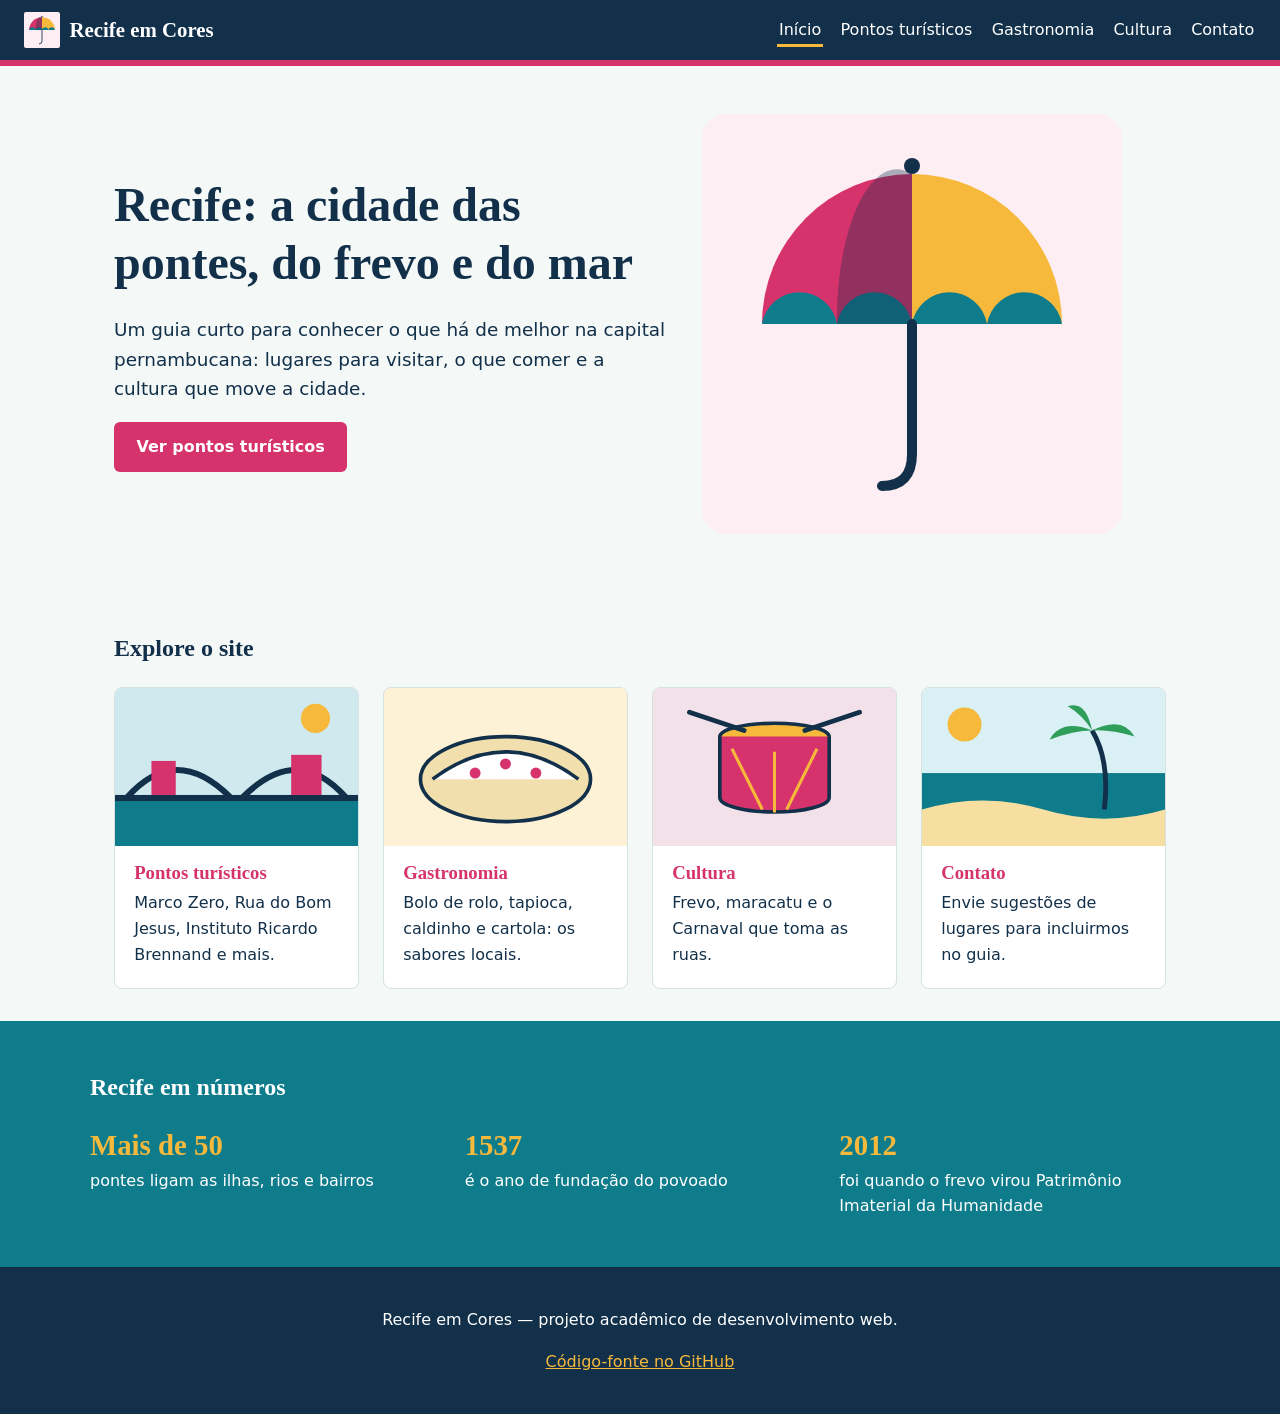
<file: recife-em-cores-atualizado/recife-em-cores-atualizado/index.html>
<!DOCTYPE html>
<html lang="pt-BR">
<head>
<meta charset="UTF-8">
<meta name="viewport" content="width=device-width, initial-scale=1">
<title>Início | Recife em Cores</title>
<link rel="stylesheet" href="css/style.css">
</head>
<body>
<header class="topo">
<a class="marca" href="index.html"><img src="img/sombrinha.svg" alt="" width="36" height="36">Recife em Cores</a>
<button class="menu-btn" aria-expanded="false" aria-controls="menu">Menu</button>
<nav><ul id="menu"><li><a href="index.html" aria-current="page">Início</a></li><li><a href="pontos-turisticos.html">Pontos turísticos</a></li><li><a href="gastronomia.html">Gastronomia</a></li><li><a href="cultura.html">Cultura</a></li><li><a href="contato.html">Contato</a></li></ul></nav>
</header>
<main>

<section class="hero">
<div class="hero-txt">
<h1>Recife: a cidade das pontes, do frevo e do mar</h1>
<p>Um guia curto para conhecer o que há de melhor na capital pernambucana: lugares para visitar, o que comer e a cultura que move a cidade.</p>
<a class="botao" href="pontos-turisticos.html">Ver pontos turísticos</a>
</div>
<img src="img/sombrinha.svg" alt="Sombrinha de frevo colorida" width="420" height="420">
</section>
<section class="bloco">
<h2>Explore o site</h2>
<div class="grade">
<a class="atalho" href="pontos-turisticos.html"><article class="card"><img src="img/pontes.svg" alt="Ilustração de uma ponte sobre o rio" width="400" height="260"><div><h3>Pontos turísticos</h3><p>Marco Zero, Rua do Bom Jesus, Instituto Ricardo Brennand e mais.</p></div></article></a>
<a class="atalho" href="gastronomia.html"><article class="card"><img src="img/tapioca.svg" alt="Ilustração de uma tapioca recheada" width="400" height="260"><div><h3>Gastronomia</h3><p>Bolo de rolo, tapioca, caldinho e cartola: os sabores locais.</p></div></article></a>
<a class="atalho" href="cultura.html"><article class="card"><img src="img/maracatu.svg" alt="Ilustração de um tambor de maracatu" width="400" height="260"><div><h3>Cultura</h3><p>Frevo, maracatu e o Carnaval que toma as ruas.</p></div></article></a>
<a class="atalho" href="contato.html"><article class="card"><img src="img/praia.svg" alt="Ilustração de praia com coqueiros" width="400" height="260"><div><h3>Contato</h3><p>Envie sugestões de lugares para incluirmos no guia.</p></div></article></a>
</div>
</section>
<section class="bloco faixa">
<h2>Recife em números</h2>
<ul class="fatos">
<li><strong>Mais de 50</strong> pontes ligam as ilhas, rios e bairros</li>
<li><strong>1537</strong> é o ano de fundação do povoado</li>
<li><strong>2012</strong> foi quando o frevo virou Patrimônio Imaterial da Humanidade</li>
</ul>
</section>
</main>
<footer class="rodape">
<p>Recife em Cores — projeto acadêmico de desenvolvimento web.</p>
<p><a href="https://github.com/jotatcoder/recife-em-cores">Código-fonte no GitHub</a></p>
</footer>
<script src="js/script.js"></script>
</body>
</html>
</file>
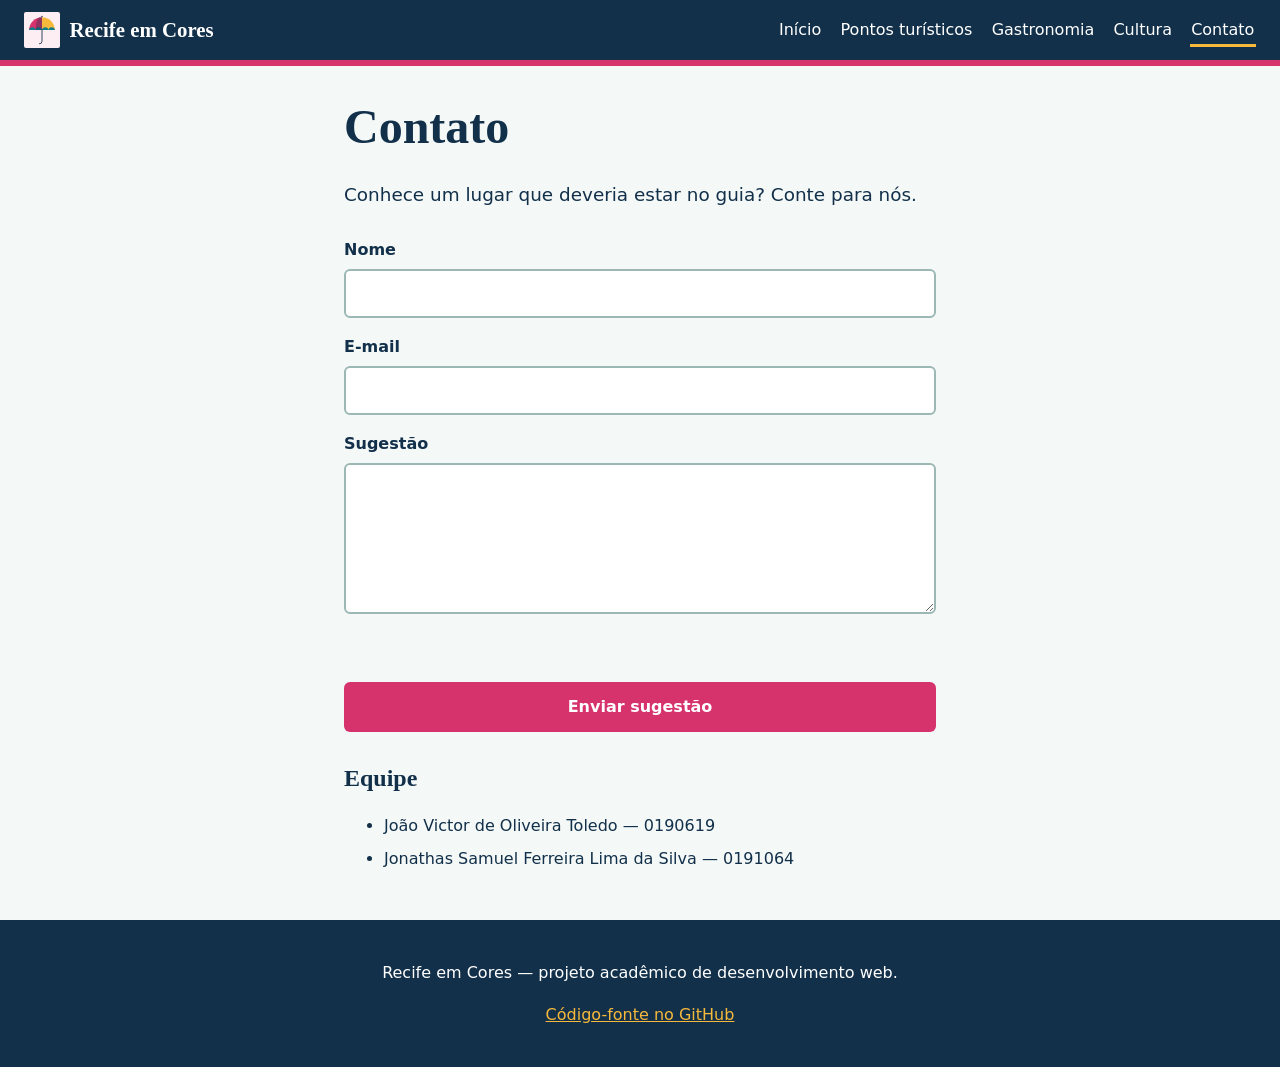
<file: recife-em-cores-atualizado/recife-em-cores-atualizado/contato.html>
<!DOCTYPE html>
<html lang="pt-BR">
<head>
<meta charset="UTF-8">
<meta name="viewport" content="width=device-width, initial-scale=1">
<title>Contato | Recife em Cores</title>
<link rel="stylesheet" href="css/style.css">
</head>
<body>
<header class="topo">
<a class="marca" href="index.html"><img src="img/sombrinha.svg" alt="" width="36" height="36">Recife em Cores</a>
<button class="menu-btn" aria-expanded="false" aria-controls="menu">Menu</button>
<nav><ul id="menu"><li><a href="index.html">Início</a></li><li><a href="pontos-turisticos.html">Pontos turísticos</a></li><li><a href="gastronomia.html">Gastronomia</a></li><li><a href="cultura.html">Cultura</a></li><li><a href="contato.html" aria-current="page">Contato</a></li></ul></nav>
</header>
<main>

<section class="bloco estreito"><h1>Contato</h1>
<p class="lead">Conhece um lugar que deveria estar no guia? Conte para nós.</p>
<form id="form" novalidate>
<label for="nome">Nome</label><input id="nome" name="nome" type="text" required>
<label for="email">E-mail</label><input id="email" name="email" type="email" required>
<label for="msg">Sugestão</label><textarea id="msg" name="msg" rows="5" required></textarea>
<p id="status" role="status"></p>
<button class="botao" type="submit">Enviar sugestão</button>
</form>
<h2>Equipe</h2>
<ul class="lista"><li>João Victor de Oliveira Toledo — 0190619</li><li>Jonathas Samuel Ferreira Lima da Silva — 0191064</li></ul>
</section>
</main>
<footer class="rodape">
<p>Recife em Cores — projeto acadêmico de desenvolvimento web.</p>
<p><a href="https://github.com/jotatcoder/recife-em-cores">Código-fonte no GitHub</a></p>
</footer>
<script src="js/script.js"></script>
</body>
</html>
</file>
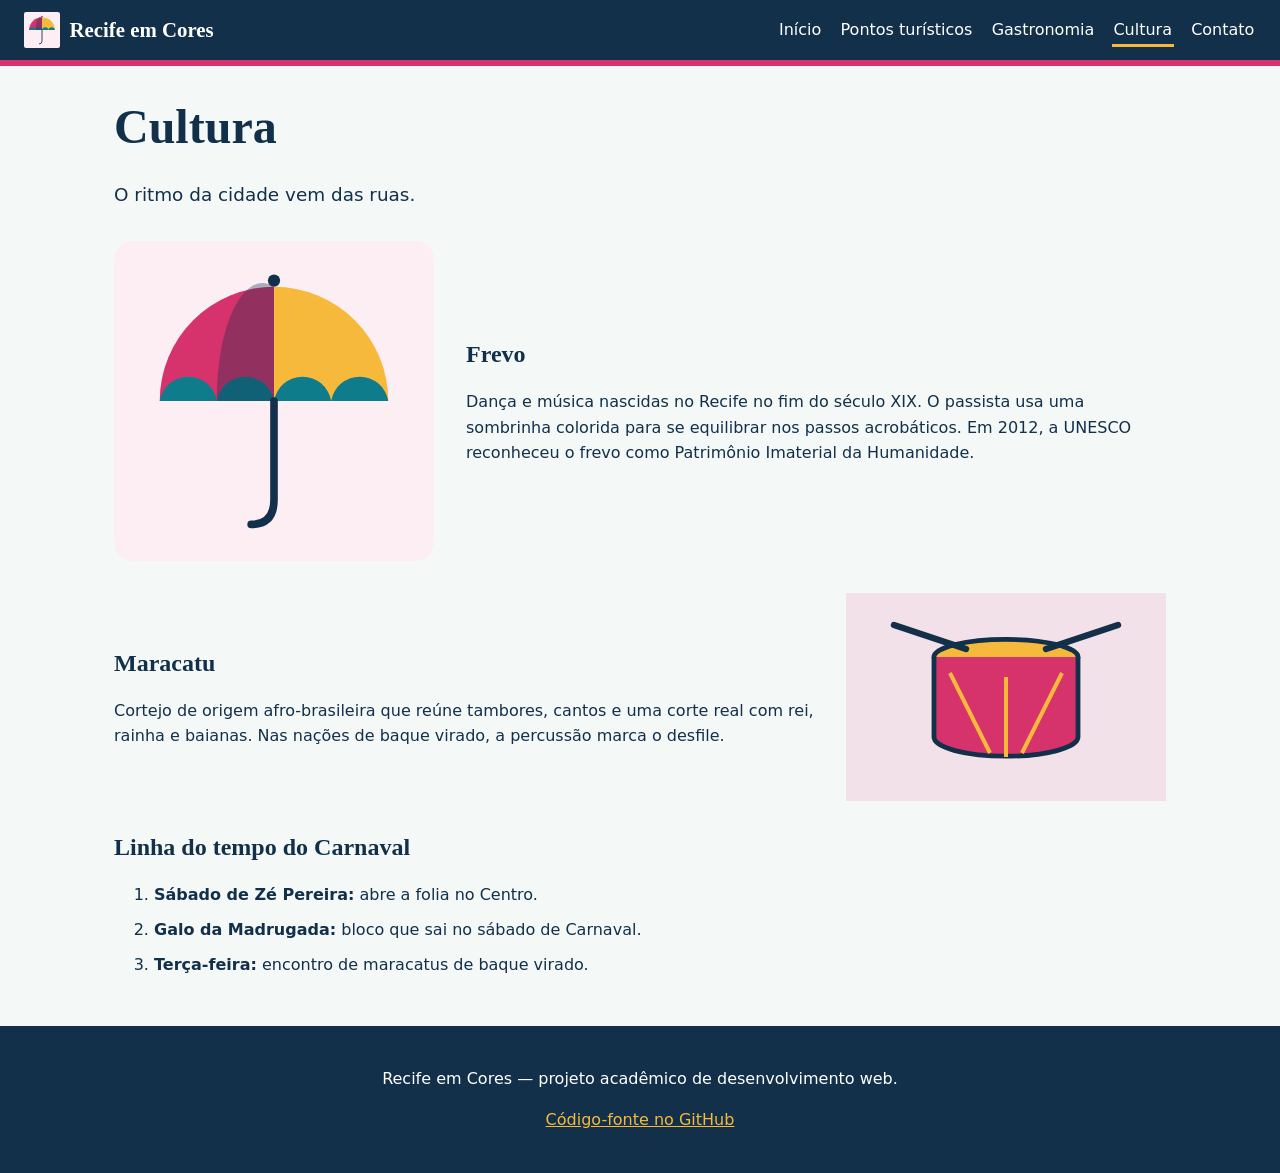
<file: recife-em-cores-atualizado/recife-em-cores-atualizado/cultura.html>
<!DOCTYPE html>
<html lang="pt-BR">
<head>
<meta charset="UTF-8">
<meta name="viewport" content="width=device-width, initial-scale=1">
<title>Cultura | Recife em Cores</title>
<link rel="stylesheet" href="css/style.css">
</head>
<body>
<header class="topo">
<a class="marca" href="index.html"><img src="img/sombrinha.svg" alt="" width="36" height="36">Recife em Cores</a>
<button class="menu-btn" aria-expanded="false" aria-controls="menu">Menu</button>
<nav><ul id="menu"><li><a href="index.html">Início</a></li><li><a href="pontos-turisticos.html">Pontos turísticos</a></li><li><a href="gastronomia.html">Gastronomia</a></li><li><a href="cultura.html" aria-current="page">Cultura</a></li><li><a href="contato.html">Contato</a></li></ul></nav>
</header>
<main>

<section class="bloco"><h1>Cultura</h1>
<p class="lead">O ritmo da cidade vem das ruas.</p>
<div class="duas">
<img src="img/sombrinha.svg" alt="Sombrinha de frevo" width="320" height="320">
<div><h2>Frevo</h2><p>Dança e música nascidas no Recife no fim do século XIX. O passista usa uma sombrinha colorida para se equilibrar nos passos acrobáticos. Em 2012, a UNESCO reconheceu o frevo como Patrimônio Imaterial da Humanidade.</p></div>
</div>
<div class="duas inverso">
<img src="img/maracatu.svg" alt="Tambor de maracatu" width="320" height="320">
<div><h2>Maracatu</h2><p>Cortejo de origem afro-brasileira que reúne tambores, cantos e uma corte real com rei, rainha e baianas. Nas nações de baque virado, a percussão marca o desfile.</p></div>
</div>
<h2>Linha do tempo do Carnaval</h2>
<ol class="tempo"><li><strong>Sábado de Zé Pereira:</strong> abre a folia no Centro.</li><li><strong>Galo da Madrugada:</strong> bloco que sai no sábado de Carnaval.</li><li><strong>Terça-feira:</strong> encontro de maracatus de baque virado.</li></ol>
</section>
</main>
<footer class="rodape">
<p>Recife em Cores — projeto acadêmico de desenvolvimento web.</p>
<p><a href="https://github.com/jotatcoder/recife-em-cores">Código-fonte no GitHub</a></p>
</footer>
<script src="js/script.js"></script>
</body>
</html>
</file>
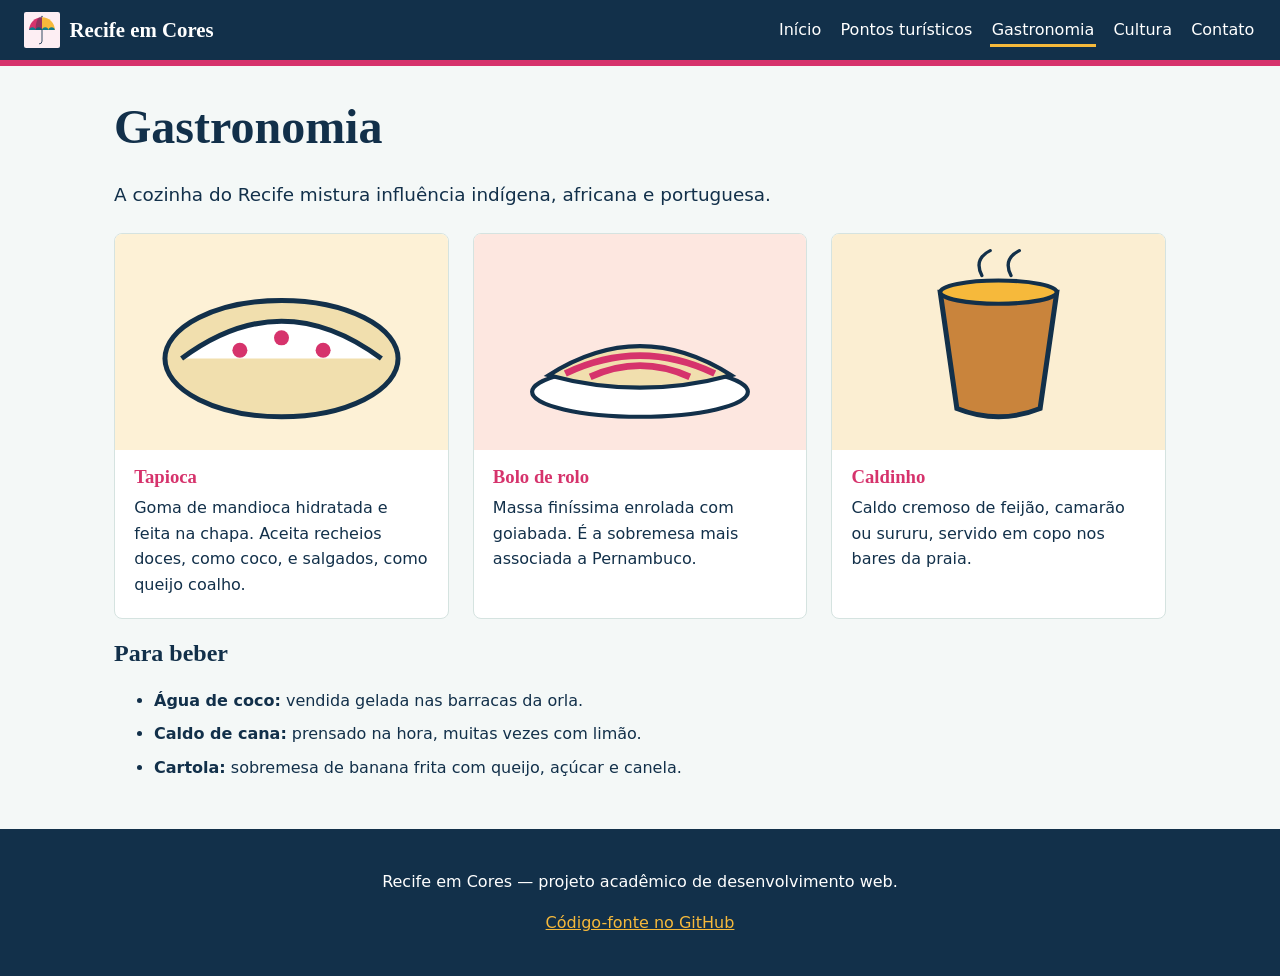
<file: recife-em-cores-atualizado/recife-em-cores-atualizado/gastronomia.html>
<!DOCTYPE html>
<html lang="pt-BR">
<head>
<meta charset="UTF-8">
<meta name="viewport" content="width=device-width, initial-scale=1">
<title>Gastronomia | Recife em Cores</title>
<link rel="stylesheet" href="css/style.css">
</head>
<body>
<header class="topo">
<a class="marca" href="index.html"><img src="img/sombrinha.svg" alt="" width="36" height="36">Recife em Cores</a>
<button class="menu-btn" aria-expanded="false" aria-controls="menu">Menu</button>
<nav><ul id="menu"><li><a href="index.html">Início</a></li><li><a href="pontos-turisticos.html">Pontos turísticos</a></li><li><a href="gastronomia.html" aria-current="page">Gastronomia</a></li><li><a href="cultura.html">Cultura</a></li><li><a href="contato.html">Contato</a></li></ul></nav>
</header>
<main>

<section class="bloco"><h1>Gastronomia</h1>
<p class="lead">A cozinha do Recife mistura influência indígena, africana e portuguesa.</p>
<div class="grade">
<article class="card"><img src="img/tapioca.svg" alt="Tapioca recheada" width="400" height="260"><div><h3>Tapioca</h3><p>Goma de mandioca hidratada e feita na chapa. Aceita recheios doces, como coco, e salgados, como queijo coalho.</p></div></article>
<article class="card"><img src="img/bolo.svg" alt="Fatia de bolo de rolo" width="400" height="260"><div><h3>Bolo de rolo</h3><p>Massa finíssima enrolada com goiabada. É a sobremesa mais associada a Pernambuco.</p></div></article>
<article class="card"><img src="img/caldinho.svg" alt="Copo de caldinho" width="400" height="260"><div><h3>Caldinho</h3><p>Caldo cremoso de feijão, camarão ou sururu, servido em copo nos bares da praia.</p></div></article>
</div>
<h2>Para beber</h2>
<ul class="lista"><li><strong>Água de coco:</strong> vendida gelada nas barracas da orla.</li><li><strong>Caldo de cana:</strong> prensado na hora, muitas vezes com limão.</li><li><strong>Cartola:</strong> sobremesa de banana frita com queijo, açúcar e canela.</li></ul>
</section>
</main>
<footer class="rodape">
<p>Recife em Cores — projeto acadêmico de desenvolvimento web.</p>
<p><a href="https://github.com/jotatcoder/recife-em-cores">Código-fonte no GitHub</a></p>
</footer>
<script src="js/script.js"></script>
</body>
</html>
</file>
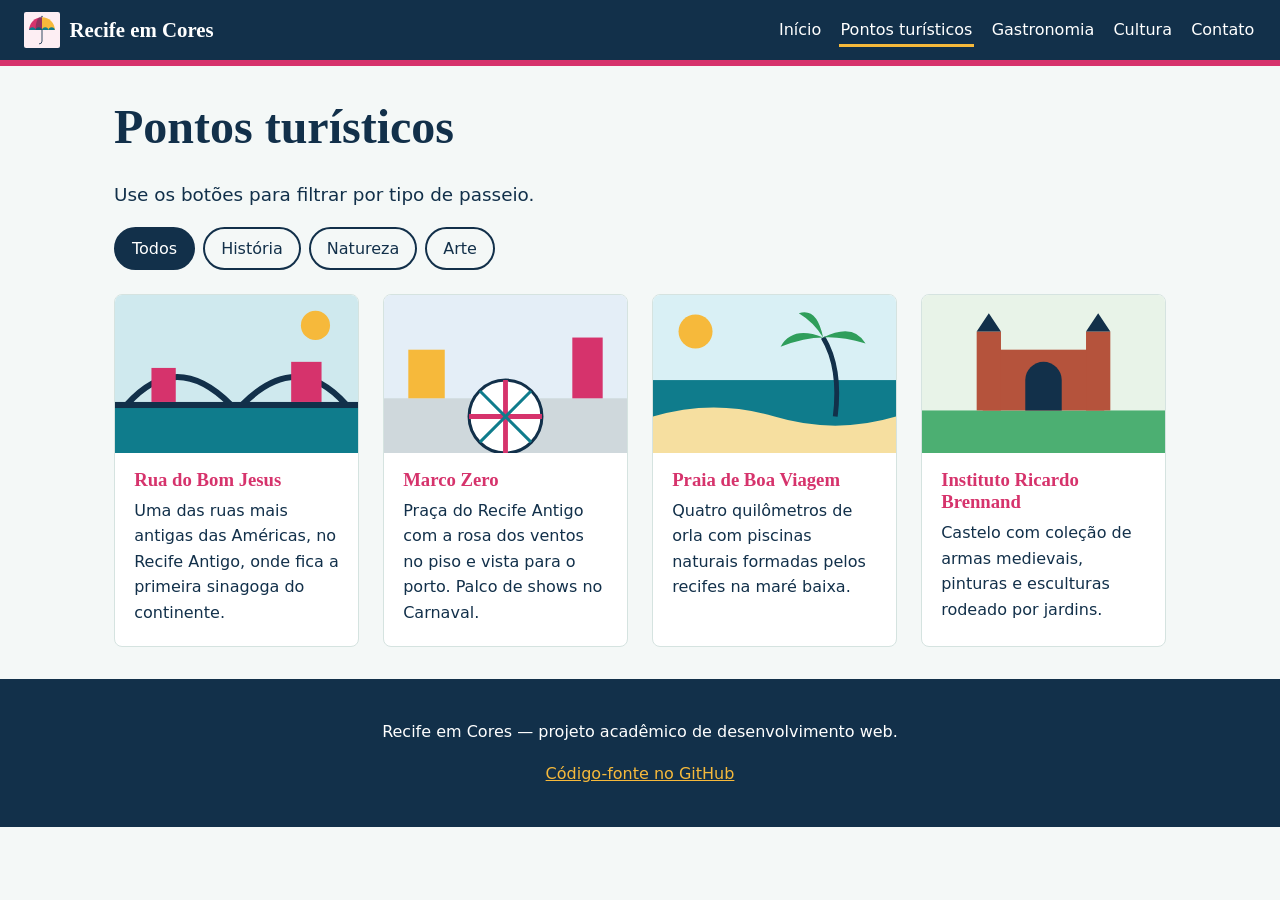
<file: recife-em-cores-atualizado/recife-em-cores-atualizado/pontos-turisticos.html>
<!DOCTYPE html>
<html lang="pt-BR">
<head>
<meta charset="UTF-8">
<meta name="viewport" content="width=device-width, initial-scale=1">
<title>Pontos turísticos | Recife em Cores</title>
<link rel="stylesheet" href="css/style.css">
</head>
<body>
<header class="topo">
<a class="marca" href="index.html"><img src="img/sombrinha.svg" alt="" width="36" height="36">Recife em Cores</a>
<button class="menu-btn" aria-expanded="false" aria-controls="menu">Menu</button>
<nav><ul id="menu"><li><a href="index.html">Início</a></li><li><a href="pontos-turisticos.html" aria-current="page">Pontos turísticos</a></li><li><a href="gastronomia.html">Gastronomia</a></li><li><a href="cultura.html">Cultura</a></li><li><a href="contato.html">Contato</a></li></ul></nav>
</header>
<main>

<section class="bloco"><h1>Pontos turísticos</h1>
<p class="lead">Use os botões para filtrar por tipo de passeio.</p>
<div class="filtros" role="group" aria-label="Filtrar passeios">
<button data-f="todos" class="ativo">Todos</button><button data-f="historia">História</button><button data-f="natureza">Natureza</button><button data-f="arte">Arte</button></div>
<div class="grade" id="lista">
<div data-t="historia"><article class="card"><img src="img/pontes.svg" alt="Ponte sobre o Rio Capibaribe" width="400" height="260"><div><h3>Rua do Bom Jesus</h3><p>Uma das ruas mais antigas das Américas, no Recife Antigo, onde fica a primeira sinagoga do continente.</p></div></article></div>
<div data-t="historia"><article class="card"><img src="img/marco.svg" alt="Marco Zero com rosa dos ventos" width="400" height="260"><div><h3>Marco Zero</h3><p>Praça do Recife Antigo com a rosa dos ventos no piso e vista para o porto. Palco de shows no Carnaval.</p></div></article></div>
<div data-t="natureza"><article class="card"><img src="img/praia.svg" alt="Praia com coqueiros" width="400" height="260"><div><h3>Praia de Boa Viagem</h3><p>Quatro quilômetros de orla com piscinas naturais formadas pelos recifes na maré baixa.</p></div></article></div>
<div data-t="arte"><article class="card"><img src="img/museu.svg" alt="Castelo com jardins" width="400" height="260"><div><h3>Instituto Ricardo Brennand</h3><p>Castelo com coleção de armas medievais, pinturas e esculturas rodeado por jardins.</p></div></article></div>
</div></section>
</main>
<footer class="rodape">
<p>Recife em Cores — projeto acadêmico de desenvolvimento web.</p>
<p><a href="https://github.com/jotatcoder/recife-em-cores">Código-fonte no GitHub</a></p>
</footer>
<script src="js/script.js"></script>
</body>
</html>
</file>
<file: recife-em-cores-atualizado/recife-em-cores-atualizado/css/style.css>
:root{--tinta:#12304a;--mar:#0f7c8c;--frevo:#d6336c;--sol:#f6b93b;--areia:#f4f8f7;--branco:#fff}
*{box-sizing:border-box}
body{margin:0;font-family:system-ui,-apple-system,"Segoe UI",sans-serif;line-height:1.6;color:var(--tinta);background:var(--areia)}
h1,h2,h3{font-family:Georgia,"Times New Roman",serif;line-height:1.2}
h1{font-size:clamp(2rem,5vw,3rem);margin:0 0 .5em}
a{color:var(--mar)}
a:focus-visible,button:focus-visible,input:focus-visible,textarea:focus-visible{outline:3px solid var(--sol);outline-offset:2px}
img{max-width:100%;height:auto;display:block}
.topo{display:flex;align-items:center;justify-content:space-between;flex-wrap:wrap;gap:.5rem;padding:.75rem 1.5rem;background:var(--tinta);border-bottom:6px solid var(--frevo)}
.marca{display:flex;align-items:center;gap:.6rem;color:var(--branco);font-family:Georgia,serif;font-size:1.3rem;font-weight:bold;text-decoration:none}
nav ul{list-style:none;display:flex;gap:1rem;margin:0;padding:0;flex-wrap:wrap}
nav a{color:var(--branco);text-decoration:none;padding:.3rem .1rem;border-bottom:3px solid transparent}
nav a:hover,nav a[aria-current]{border-color:var(--sol)}
.menu-btn{display:none;background:var(--sol);border:0;padding:.5rem 1rem;font:inherit;font-weight:bold;cursor:pointer;border-radius:4px}
.hero{display:grid;grid-template-columns:1.2fr 1fr;align-items:center;gap:2rem;padding:3rem 1.5rem;max-width:1100px;margin:auto}
.hero-txt p{font-size:1.15rem;max-width:52ch}
.botao{display:inline-block;background:var(--frevo);color:var(--branco);padding:.75rem 1.4rem;border:0;border-radius:6px;font:inherit;font-weight:bold;text-decoration:none;cursor:pointer}
.botao:hover{background:#b72558}
.bloco{max-width:1100px;margin:auto;padding:2rem 1.5rem}
.estreito{max-width:640px}
.lead{font-size:1.15rem}
.grade{display:grid;grid-template-columns:repeat(auto-fit,minmax(240px,1fr));gap:1.5rem;margin-top:1.5rem}
.card{background:var(--branco);border-radius:8px;overflow:hidden;border:1px solid #d5e3e0;height:100%}
.card div{padding:1rem 1.2rem 1.3rem}
.card h3{margin:0 0 .4rem;color:var(--frevo)}
.card p{margin:0}
.atalho{text-decoration:none;color:inherit;display:block}
.atalho:hover .card{border-color:var(--frevo)}
.faixa{max-width:none;background:var(--mar);color:var(--branco)}
.faixa>*{max-width:1100px;margin-left:auto;margin-right:auto}
.fatos{list-style:none;padding:0;display:grid;grid-template-columns:repeat(auto-fit,minmax(220px,1fr));gap:1.5rem}
.fatos strong{display:block;font-family:Georgia,serif;font-size:1.8rem;color:var(--sol)}
.filtros{display:flex;gap:.5rem;flex-wrap:wrap}
.filtros button{border:2px solid var(--tinta);background:transparent;color:var(--tinta);padding:.4rem 1rem;border-radius:999px;font:inherit;cursor:pointer}
.filtros button.ativo{background:var(--tinta);color:var(--branco)}
.duas{display:grid;grid-template-columns:320px 1fr;gap:2rem;align-items:center;margin:2rem 0}
.duas.inverso{grid-template-columns:1fr 320px}
.duas.inverso img{order:2}
.lista li{margin-bottom:.5rem}
.tempo li{margin-bottom:.6rem}
form{display:grid;gap:.4rem;margin-bottom:2rem}
label{font-weight:bold;margin-top:.6rem}
input,textarea{padding:.6rem;border:2px solid #9bb8b4;border-radius:6px;font:inherit}
input.erro,textarea.erro{border-color:var(--frevo)}
#status{min-height:1.5rem;font-weight:bold}
.rodape{background:var(--tinta);color:var(--branco);text-align:center;padding:1.5rem}
.rodape a{color:var(--sol)}
@media(max-width:760px){
.hero,.duas,.duas.inverso{grid-template-columns:1fr}
.duas.inverso img{order:0}
.menu-btn{display:block}
nav{width:100%}
nav ul{display:none;flex-direction:column}
nav ul.aberto{display:flex}
}
</file>
